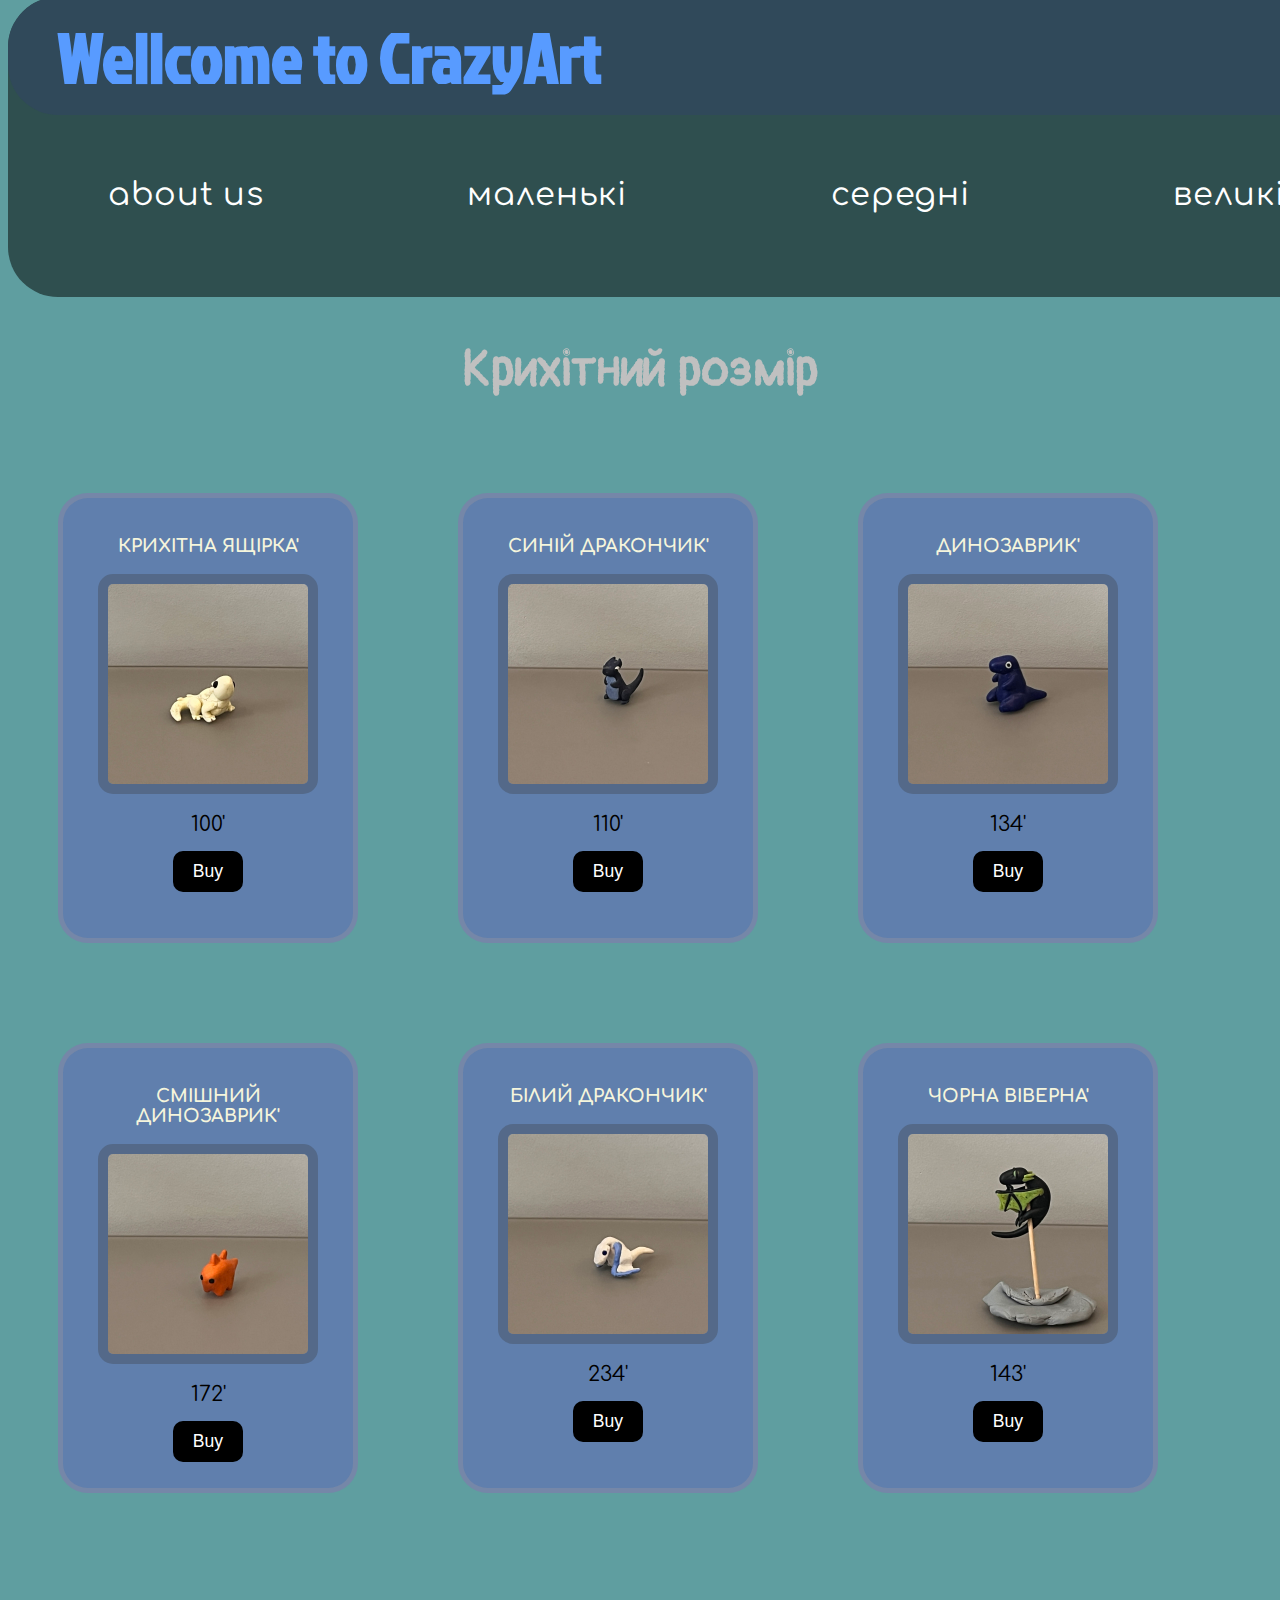
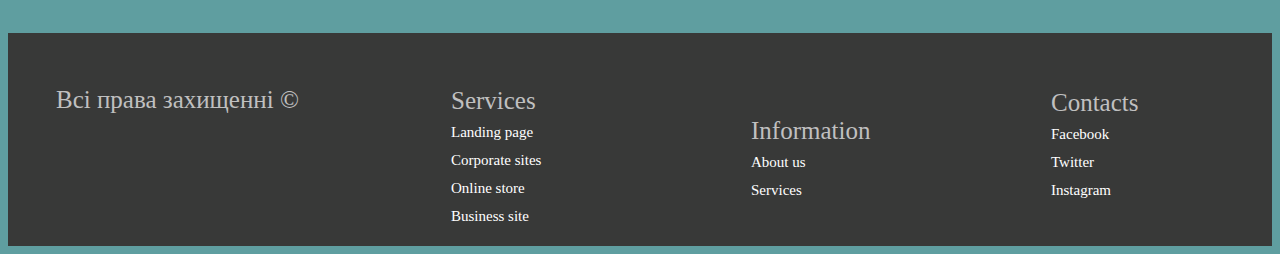
<file: index.html>
<!DOCTYPE html>
<html lang="en">
<head>
    <meta charset="UTF-8">
    <link rel="stylesheet" href="./css/style.css">
    <title>CrazyArt</title>
</head>
<body>
    <header>
        <div class="header-block">
            <h1>Wellcome to CrazyArt <img class="logo1" src="./images/Logo1.jpg" alt=""> <img class="logo2" src="./images/Logo.jfif" alt=""></h1>
            <nav class="navbar-menu">
                <a href="./portfolio.html">about us</a>
                <a href="./small.html">маленькі</a>
                <a href="./average.html">середні</a>
                <a href="./big.html">великі</a>
                <a href="./cart.html"><img class="cart-img" src="./images/Cart.png" alt=""></a>
              </nav>
        </div>
    </header>
    <main>
        <h2 class="name-size">Крихітний розмір</h2>
        <div class="mini-cart"></div>
        <div class="goods-out"></div>
    </main>
    <footer class="footer">
        <div class="container">
            <p class="copyright">Всі права захищенні &copy;</p>

            <ul class="contacts" type="none">
                <li class="contacts-li">Contacts
                    <li><a href="#">Facebook</a></li>
                    <li><a href="#">Twitter</a></li>
                    <li><a href="#">Instagram</a></li>
                </li>
            </ul>

            <ul class="information" type="none">
                <li class="information-li">Information
                    <li><a href="./portfolio.html">About us</a></li>
                    <li><a href="#">Services</a></li>
                </li>
            </ul>
            <ul class="services" type="none">
                <li class="services-li">Services
                    <li><a href="#">Landing page</a></li>
                    <li><a href="#">Corporate sites<a></li>
                    <li><a href="#">Online store</a></li>
                    <li><a href="#">Business site</a></li>
                </li>
            </ul>
        </div>
    </footer>
    <script src="/js/jquery-3.7.1.min.js"></script>
    <script src="/js/main.js"></script>
</body>
</html>
</file>
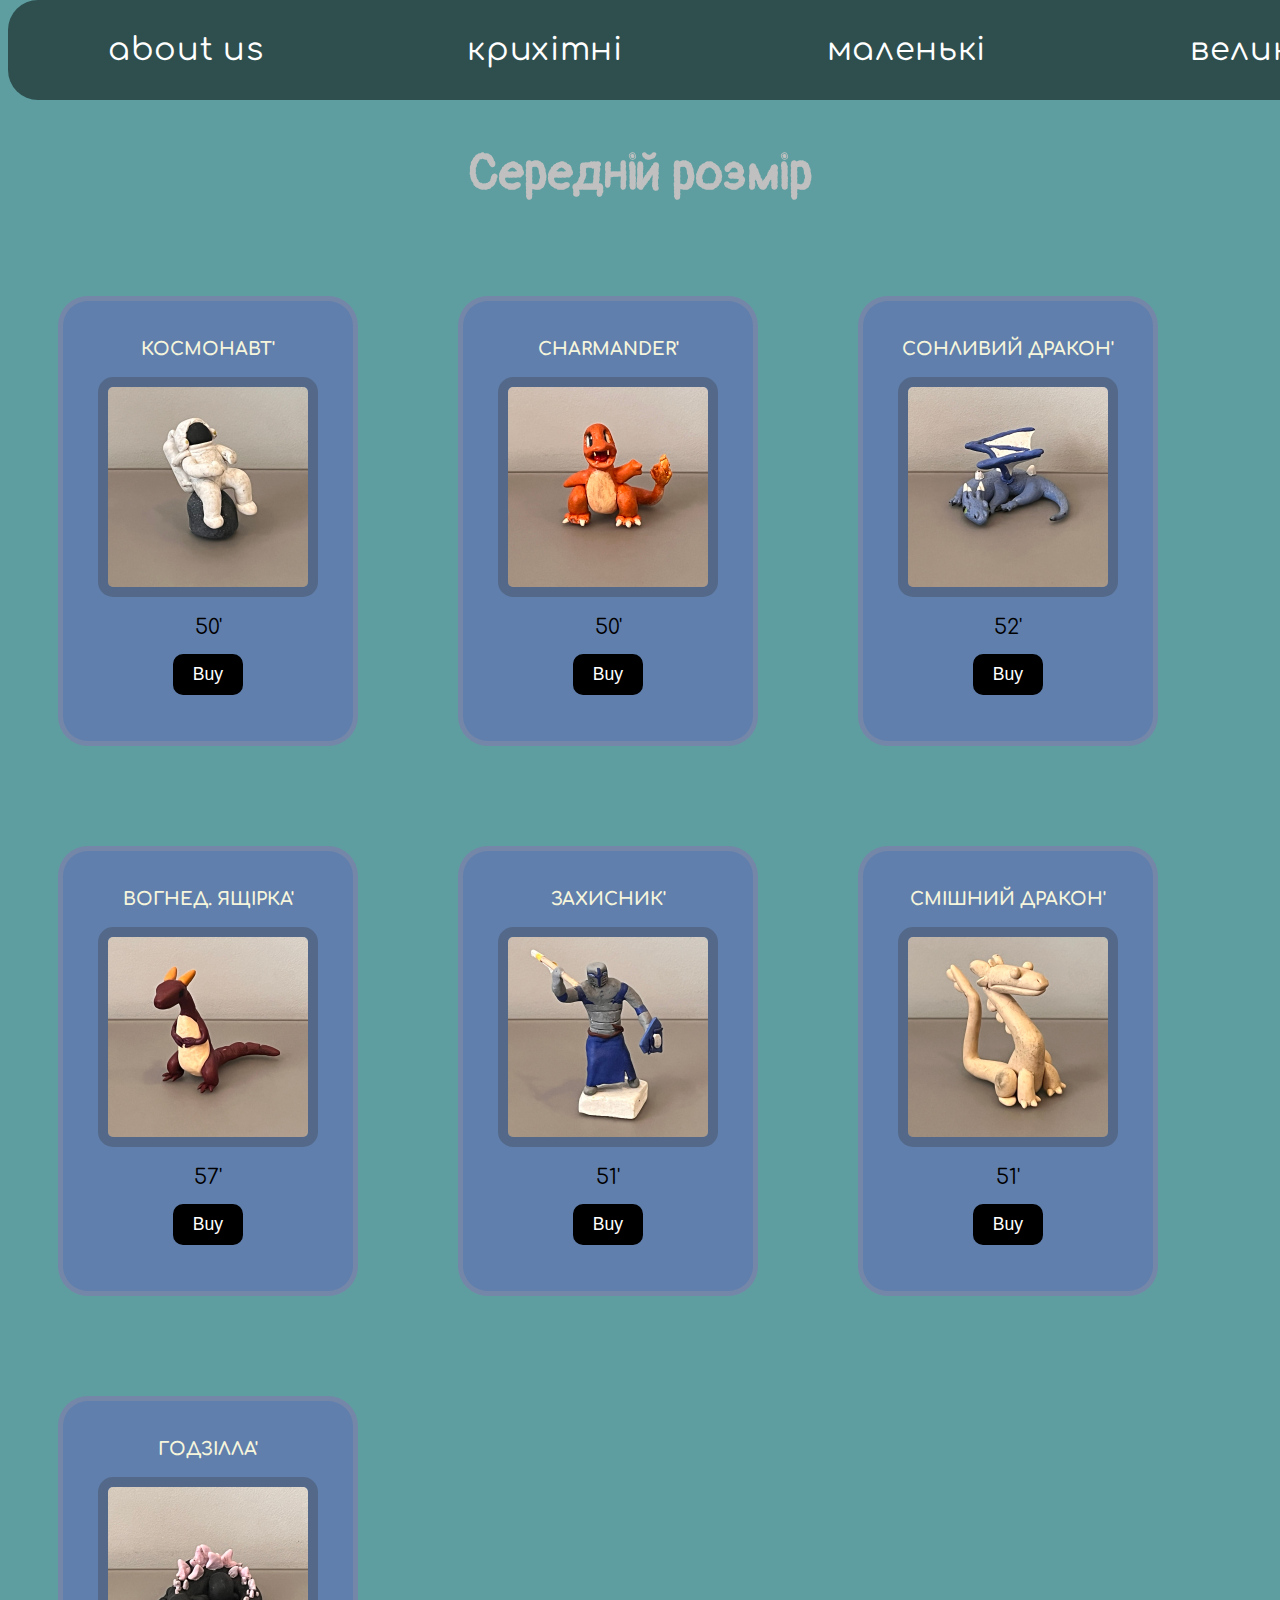
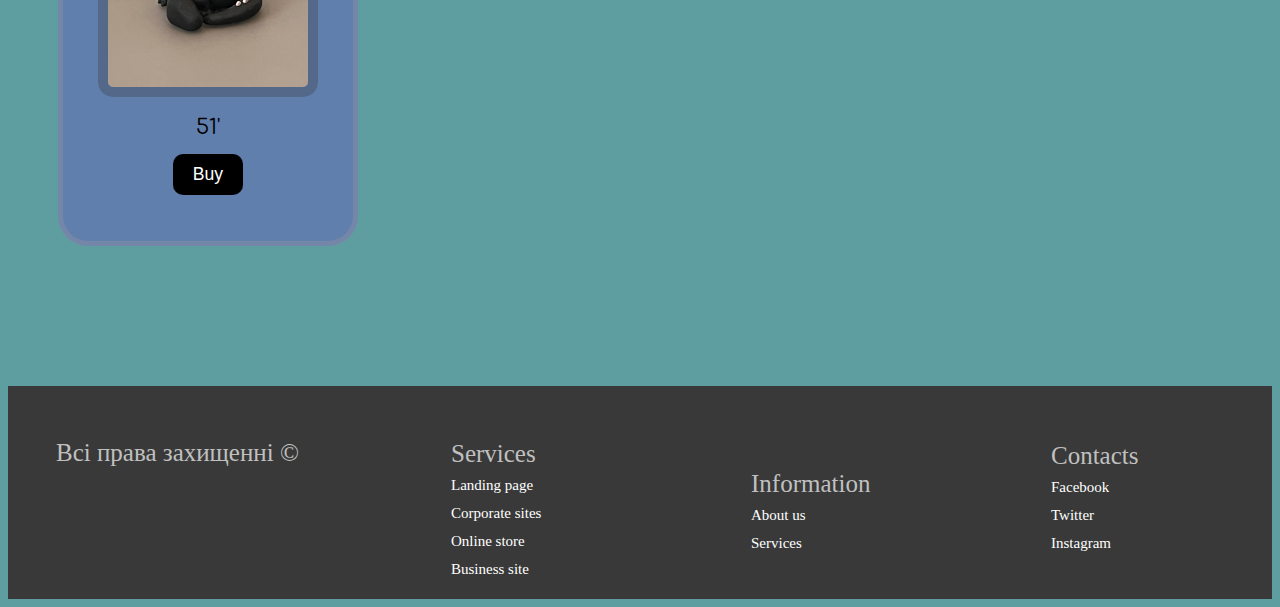
<file: average.html>
<!DOCTYPE html>
<html lang="en">
<head>
    <meta charset="UTF-8">
    <link rel="stylesheet" href="./css/size.css">
    <title>Document</title>
</head>
<body>
    <header>
        <div class="header-block">
            <nav class="navbar-menu">
                <a href="./portfolio.html">about us</a>
                <a href="./index.html">крихітні</a>
                <a href="./small.html">маленькі</a>
                <a href="./big.html">великі</a>
                <a href="./cart.html"><img class="cart-img" src="./images/Cart.png" alt=""></a>
              </nav>
        </div>
    </header>
    <main>
        <h2 class="name-size">Середній розмір</h2>
        <div class="mini-cart"></div>
        <div class="goods-out"></div>
    </main>
    <footer class="footer">
        <div class="container">
            <p class="copyright">Всі права захищенні &copy;</p>

            <ul class="contacts" type="none">
                <li class="contacts-li">Contacts
                    <li><a href="#">Facebook</a></li>
                    <li><a href="#">Twitter</a></li>
                    <li><a href="#">Instagram</a></li>
                </li>
            </ul>

            <ul class="information" type="none">
                <li class="information-li">Information
                    <li><a href="./portfolio.html">About us</a></li>
                    <li><a href="#">Services</a></li>
                </li>
            </ul>
            <ul class="services" type="none">
                <li class="services-li">Services
                    <li><a href="#">Landing page</a></li>
                    <li><a href="#">Corporate sites<a></li>
                    <li><a href="#">Online store</a></li>
                    <li><a href="#">Business site</a></li>
                </li>
            </ul>
        </div>
    </footer>
    <script src="/js/jquery-3.7.1.min.js"></script>
    <script src="./js/main-average.js"></script>
</body>
</html>
</file>
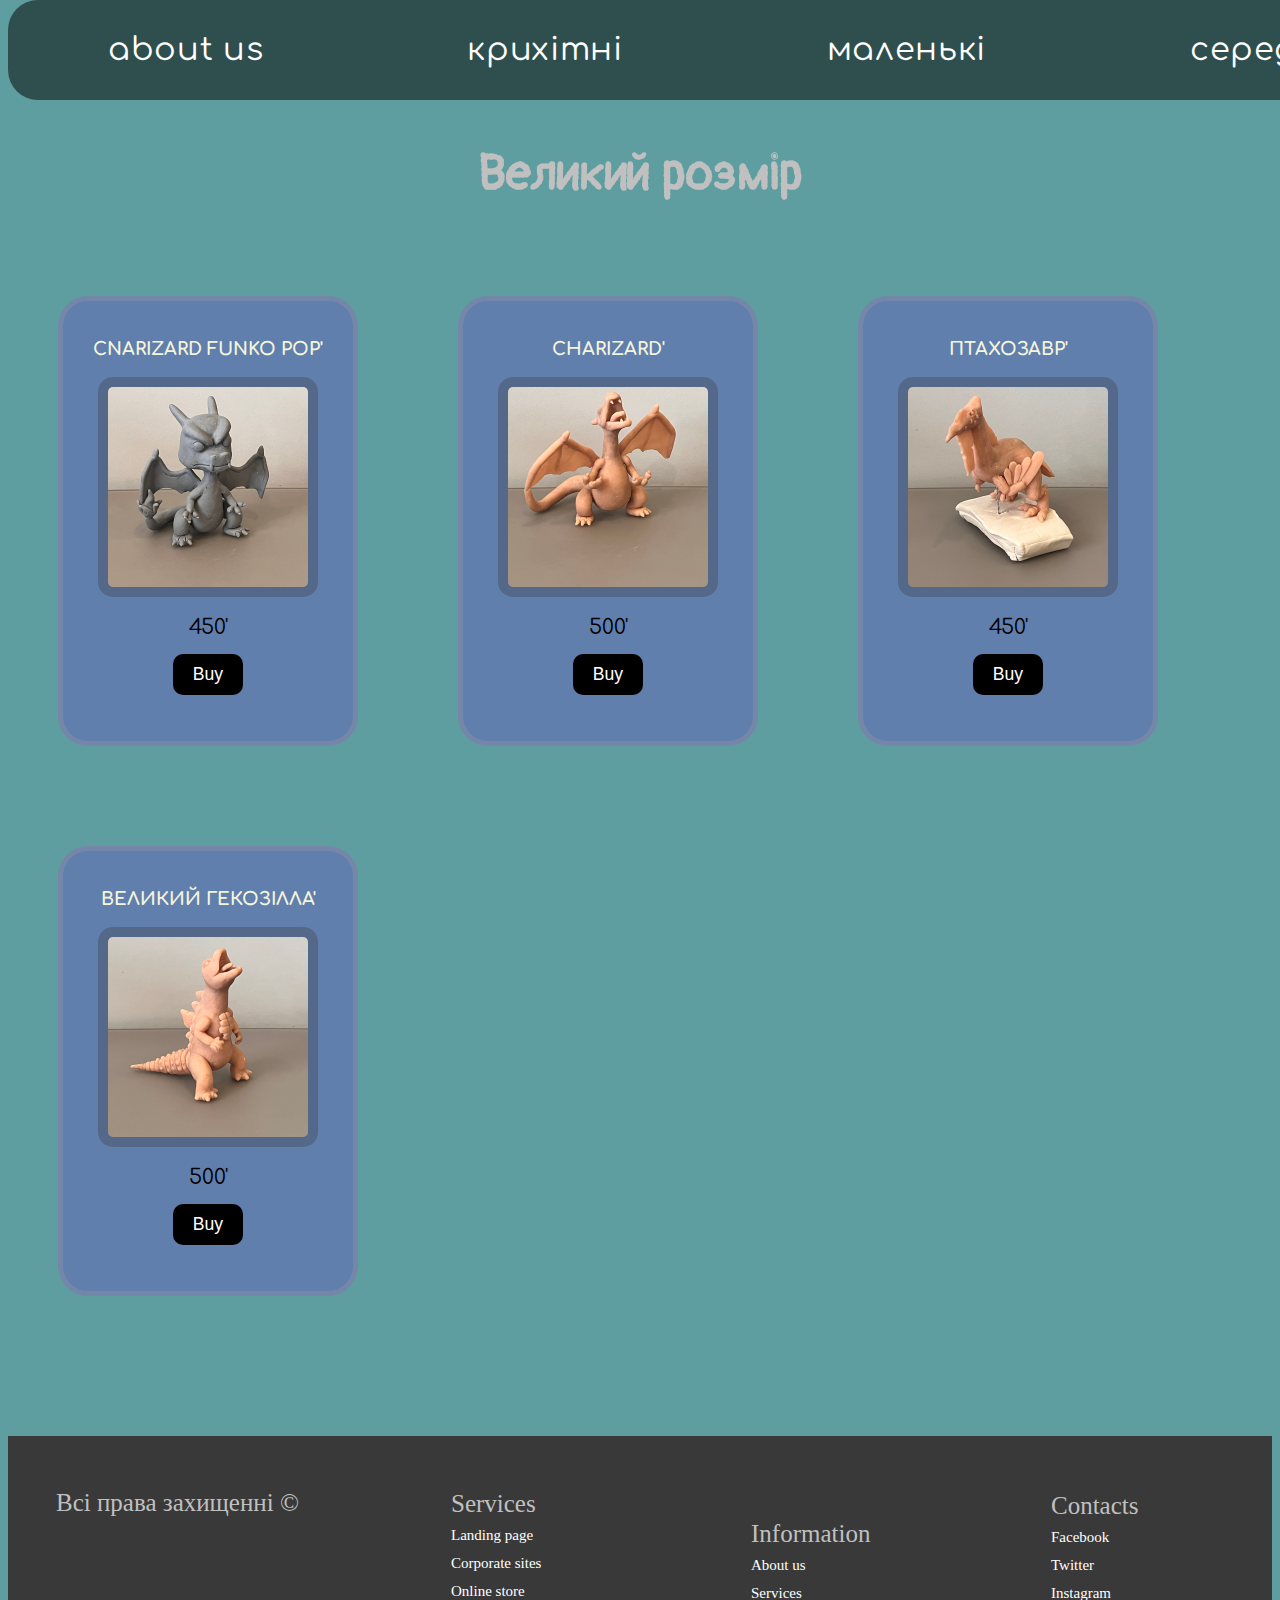
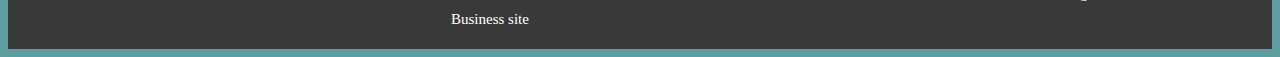
<file: big.html>
<!DOCTYPE html>
<html lang="en">
<head>
    <meta charset="UTF-8">
    <link rel="stylesheet" href="./css/size.css">
    <title>Document</title>
</head>
<body>
    <header>
        <div class="header-block">
            <nav class="navbar-menu">
                <a href="./portfolio.html">about us</a>
                <a href="./index.html">крихітні</a>
                <a href="./small.html">маленькі</a>
                <a href="./average.html">середні</a>
                <a href="./cart.html"><img class="cart-img" src="./images/Cart.png" alt=""></a>
              </nav>
        </div>
    </header>
    <main>
        <h2 class="name-size">Великий розмір</h2>
        <div class="mini-cart"></div>
        <div class="goods-out"></div>
    </main>
    <footer class="footer">
        <div class="container">
            <p class="copyright">Всі права захищенні &copy;</p>

            <ul class="contacts" type="none">
                <li class="contacts-li">Contacts
                    <li><a href="#">Facebook</a></li>
                    <li><a href="#">Twitter</a></li>
                    <li><a href="#">Instagram</a></li>
                </li>
            </ul>

            <ul class="information" type="none">
                <li class="information-li">Information
                    <li><a href="./portfolio.html">About us</a></li>
                    <li><a href="#">Services</a></li>
                </li>
            </ul>
            <ul class="services" type="none">
                <li class="services-li">Services
                    <li><a href="#">Landing page</a></li>
                    <li><a href="#">Corporate sites<a></li>
                    <li><a href="#">Online store</a></li>
                    <li><a href="#">Business site</a></li>
                </li>
            </ul>
        </div>
    </footer>
    <script src="/js/jquery-3.7.1.min.js"></script>
    <script src="./js/main-big.js"></script>
</body>
</html>
</file>
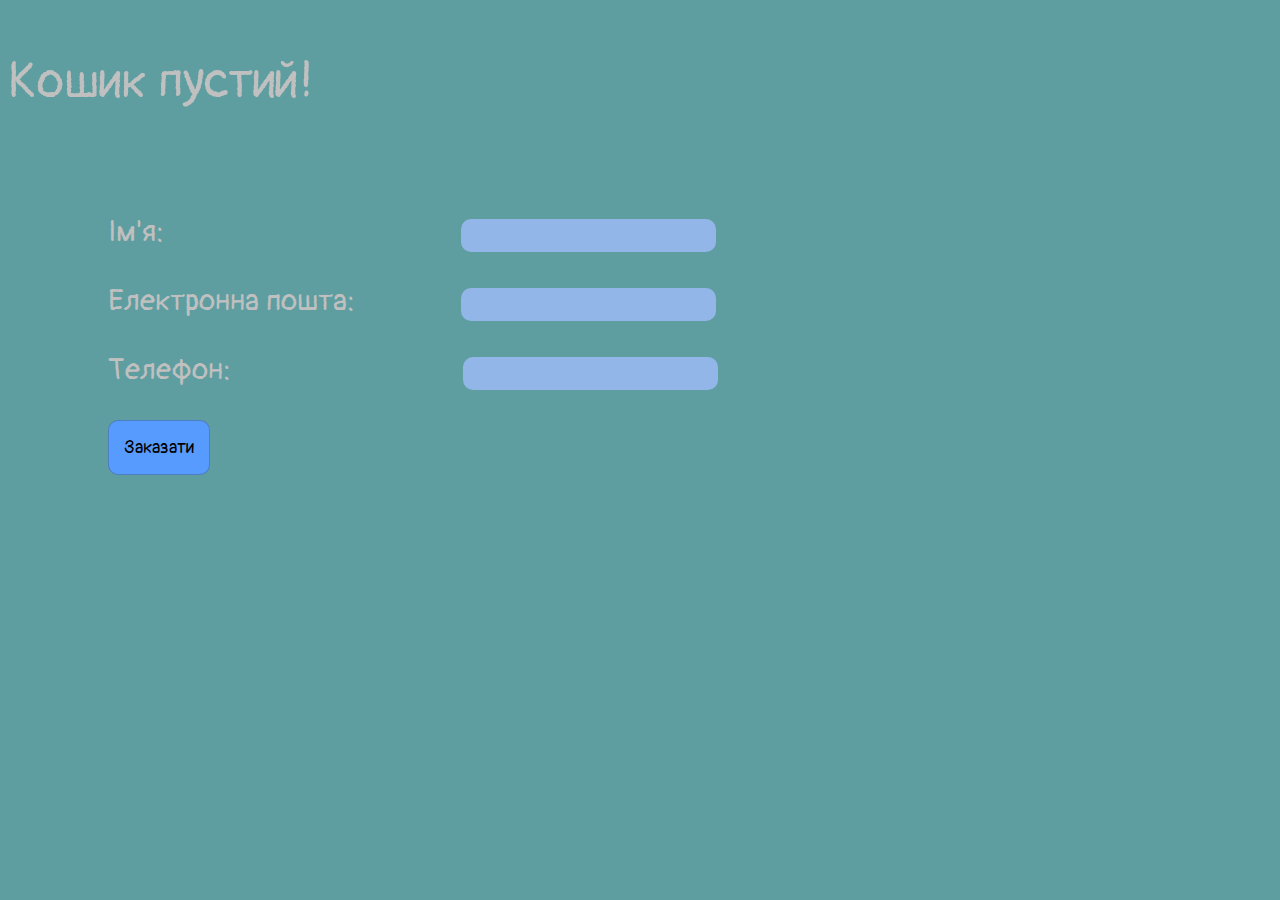
<file: cart.html>
<!DOCTYPE html>
<html lang="en">
<head>
    <meta charset="UTF-8">
    <link rel="stylesheet" href="./css/style.css">
    <title>Document</title>
</head>
<body>
    
    <header></header>
    <main>
        <div class="main-cart"></div>
        <div class="email-field">
            <p class="name">Ім'я: <input type="text" class="ename-input" id="ename"></p>
            <p class="email">Електронна пошта: <input type="text" class="email-input" id="email"></p>
            <p class="phone">Телефон: <input type="text" class="ephone-input" id="ephone"></p>
            <p><button class="send-email">Заказати</button></p>
        </div>
    </main>
    <footer></footer>
    <script src="./js/jquery-3.7.1.min.js"></script>
    <script src="./js/cart.js"></script>
</body>
</html>
</file>
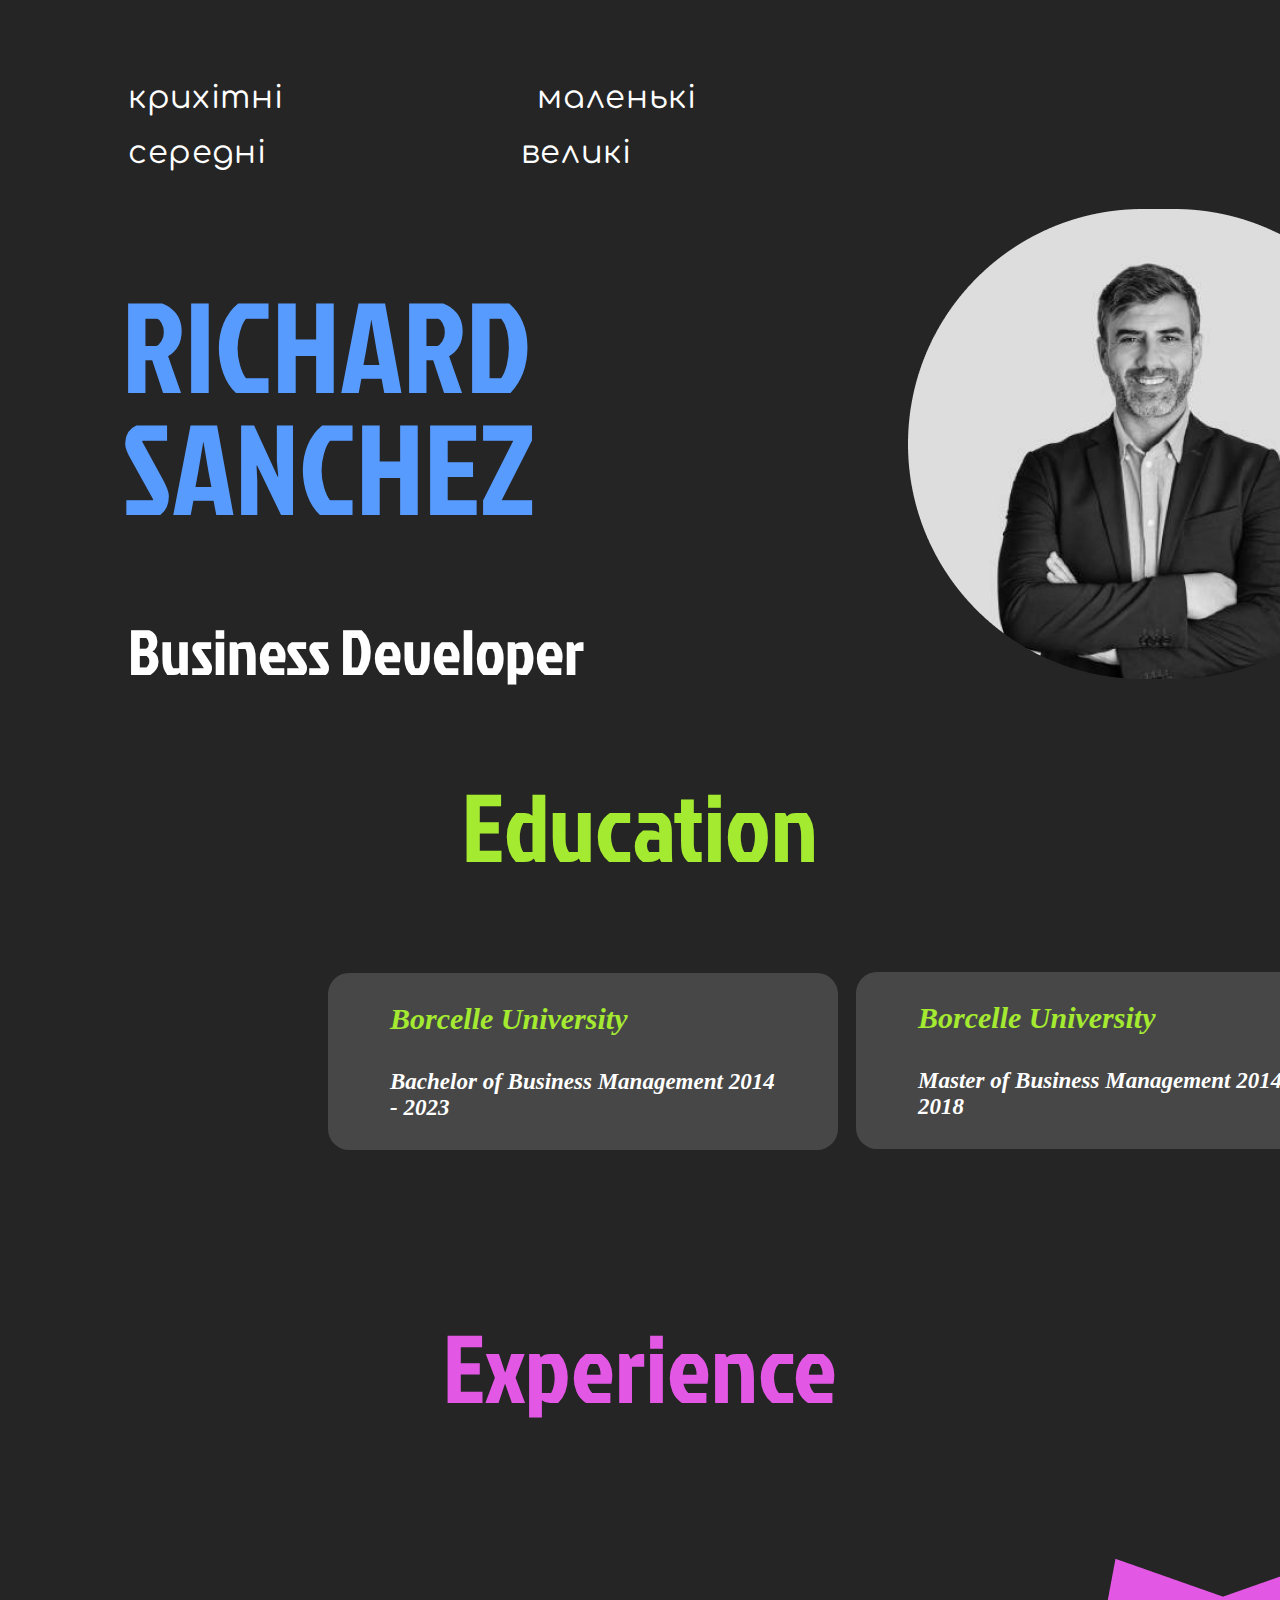
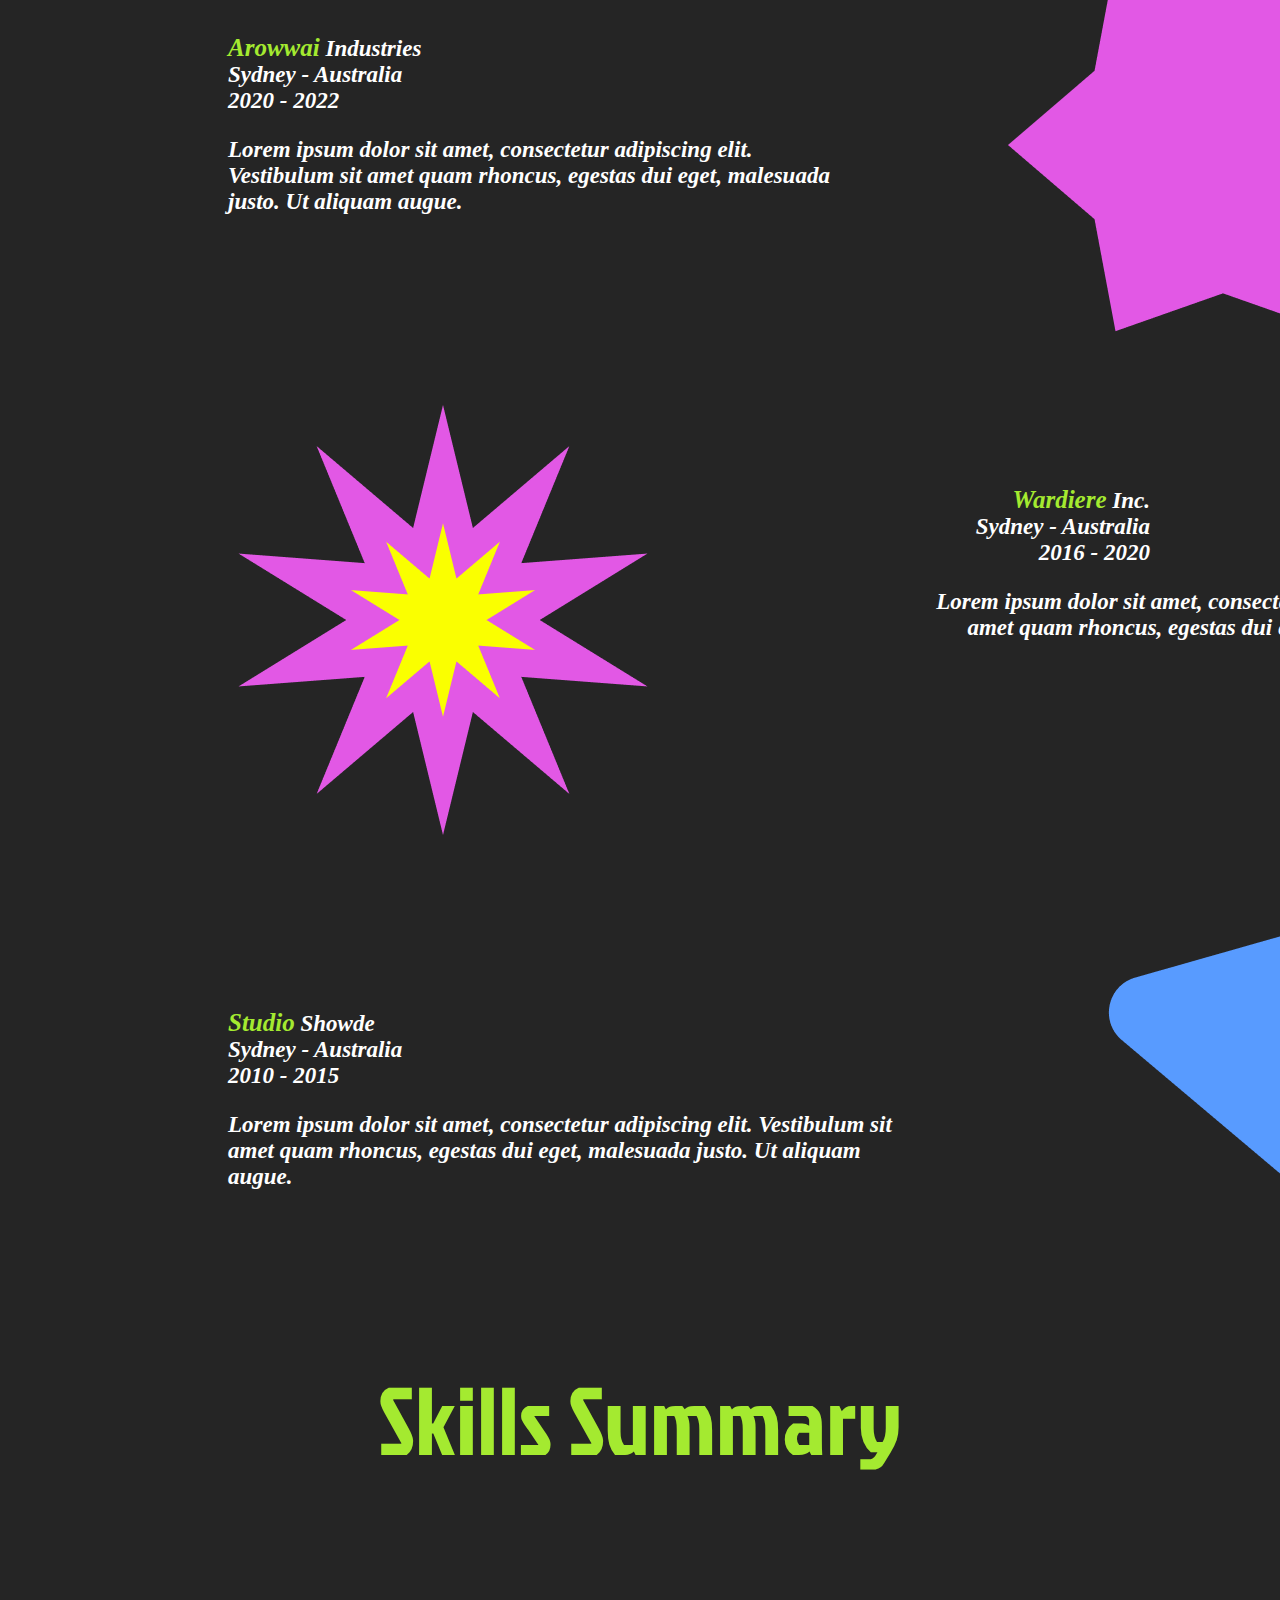
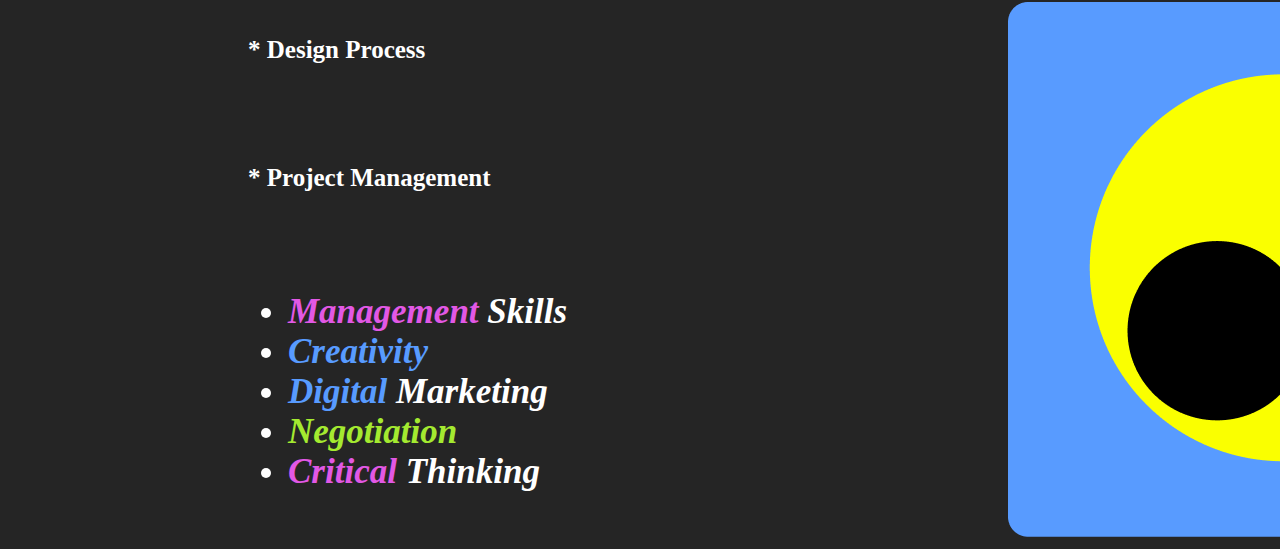
<file: portfolio.html>
<!DOCTYPE html>
<html lang="en">
<head>
    <meta charset="UTF-8">
    <meta name="viewport" content="width=device-width, initial-scale=1.0">
    <link rel="stylesheet" href="./css/portfolio.css">
    <title>Portfolio</title>
</head>
<body>
    <header>
        <nav class="navbar-menu">
            <a href="./index.html">крихітні</a>
            <a href="./small.html">маленькі</a>
            <a href="./average.html">середні</a>
            <a href="./big.html">великі</a>
          </nav>
    </header>
    <section class="name-section">
        <div class="container">
            <h1>Richard sanchez</h1>
            <p>Business Developer</p>
        </div>
        <div class="img-container">
            <img src="./images/photo1.png" alt="">
        </div>
    </section>
    <section class="education-section">
        <div class="container">
            <h2>Education</h2>
        </div>
        <div class="first-card-container">
            <h3>Borcelle University</h3>
            <p>Bachelor of Business Management 2014 - 2023</p>
        </div>
        <div class="second-card-container">
            <h3>Borcelle University</h3>
            <p>Master of Business Management 2014 - 2018</p>
        </div>
    </section>
    <section class="experience-section">
        <h2>Experience</h2>
        <div class="arowwai-container">
            <div class="text">
                <p><span style="color: #A4EA30; font-size: 25px; font-weight: 900;">Arowwai</span> Industries
                    <br>
                     Sydney - Australia
                    <br>
                     2020 - 2022</p>
                     <p class="Lorem">Lorem ipsum dolor sit amet, consectetur adipiscing elit. Vestibulum sit amet quam rhoncus, egestas dui eget, malesuada justo. Ut aliquam augue.</p>
            </div>
            <div class="img-arowwai-container">
                <img src="./images/Star 1.png" alt="">
            </div>
        </div>
        <div class="wardiere-container">
            <div class="text">
                <p><span style="color: #A4EA30; font-size: 25px;">Wardiere</span> Inc.
                    <br>
                 Sydney - Australia
                 <br>
                2016 - 2020</p>
                <p class="Lorem">Lorem ipsum dolor sit amet, consectetur adipiscing elit. Vestibulum sit amet quam rhoncus, egestas dui eget, malesuada justo. Ut aliquam augue.</p>
            </div>
            <div class="img-wardiere-container">
                <img src="./images/Star2.png" alt="">
            </div>
        </div>
        <div class="studio-container">
            <div class="text">
                <p><span style="color: #A4EA30; font-size: 25px;">Studio</span> Showde
                <br>
                Sydney - Australia
                <br>
                2010 - 2015</p>
                <p class="Lorem">Lorem ipsum dolor sit amet, consectetur adipiscing elit. Vestibulum sit amet quam rhoncus, egestas dui eget, malesuada justo. Ut aliquam augue.</p>
            </div>
            <div class="img-studio-container">
                <img src="./images/Polygon 1.png" alt="">
            </div>
        </div>
    </section>
    <section class="skills-section">
        <h2>Skills Summary</h2>
        <div class="skills-container">
            <p>* Design Process</p>
            <p>* Project Management</p>
        <ul class="color">
            <li><span style="color: #E258E5;">Management</span> Skills</li>
            <li><span style="color: #589BFF;">Creativity</span></li>
            <li><span style="color: #589BFF;">Digital</span> Marketing</li>
            <li><span style="color: #A4EA30;">Negotiation</span></li>
            <li><span style="color: #E258E5;">Critical</span> Thinking</li>
        </ul>
        </div>
        <div class="img-skills-container">
            <img src="./images/Group 18.png" alt="">
        </div>
    </section>
</body>
</html>
</file>
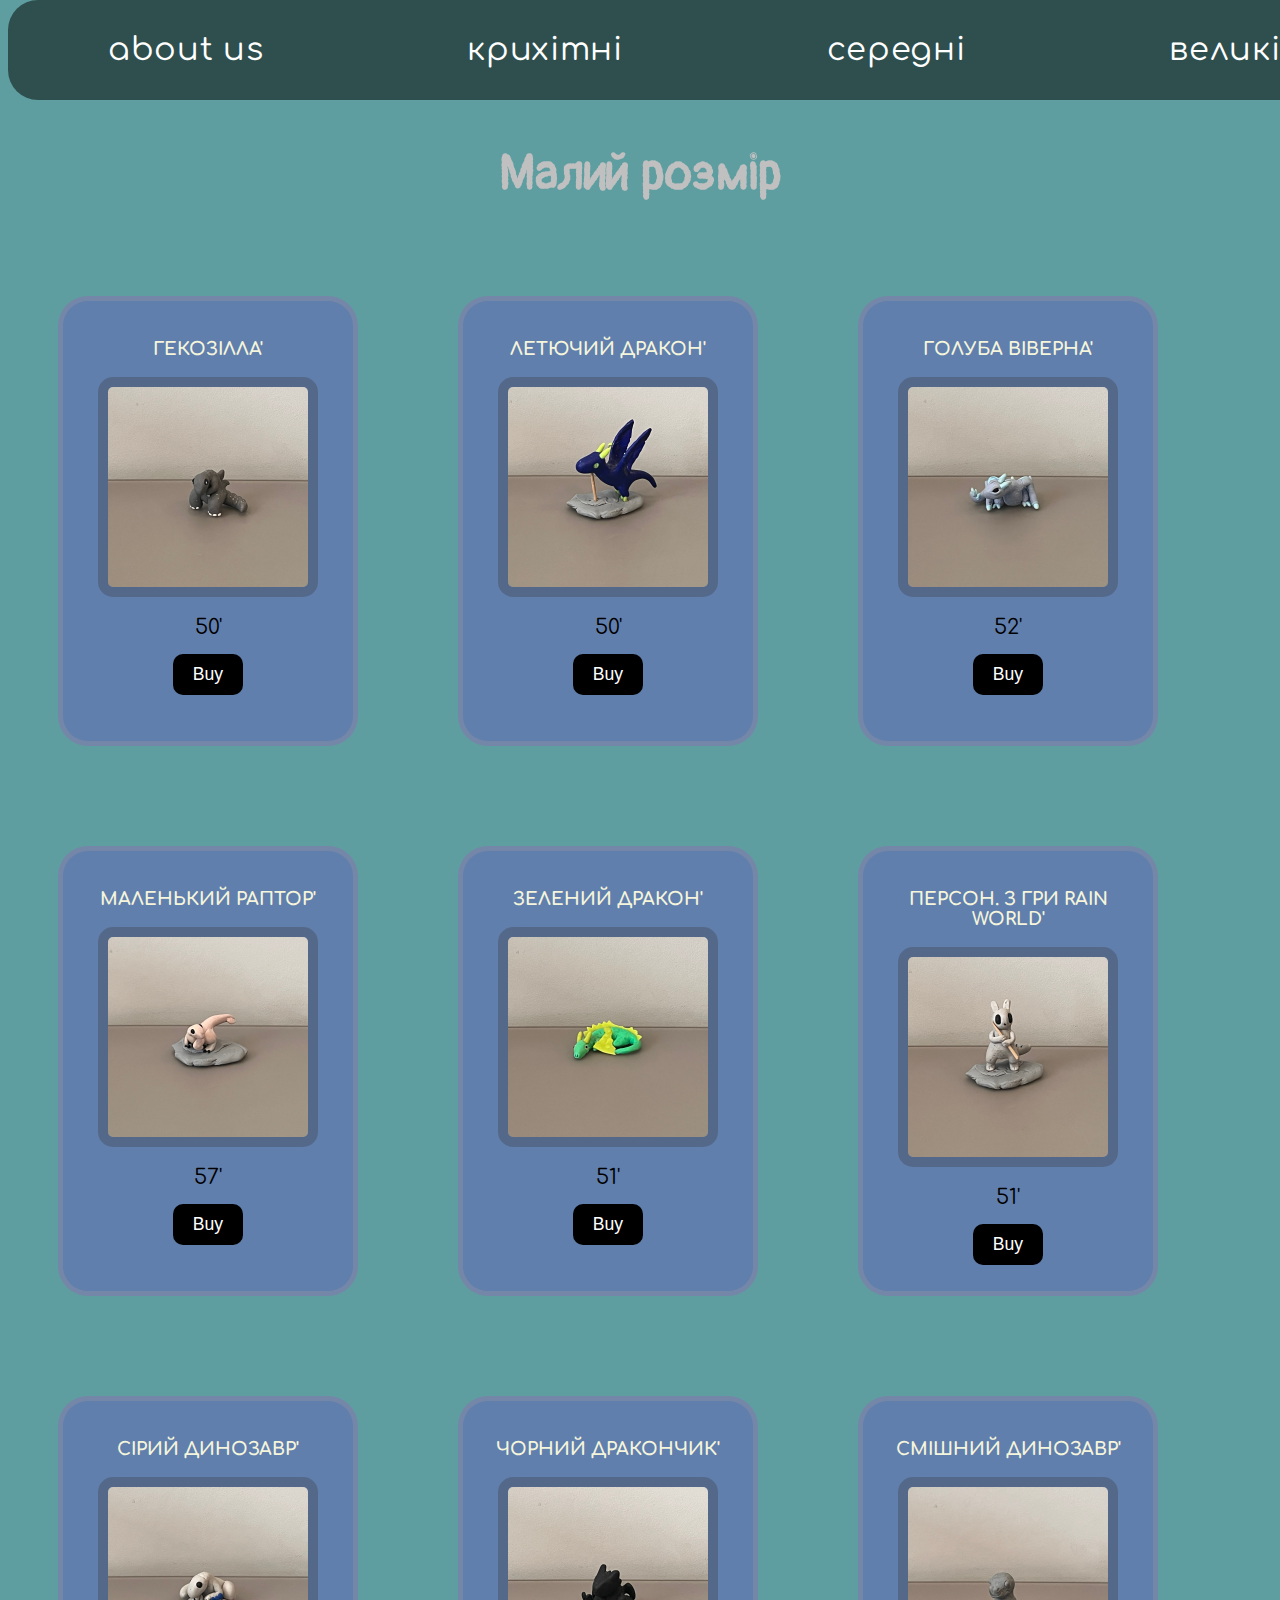
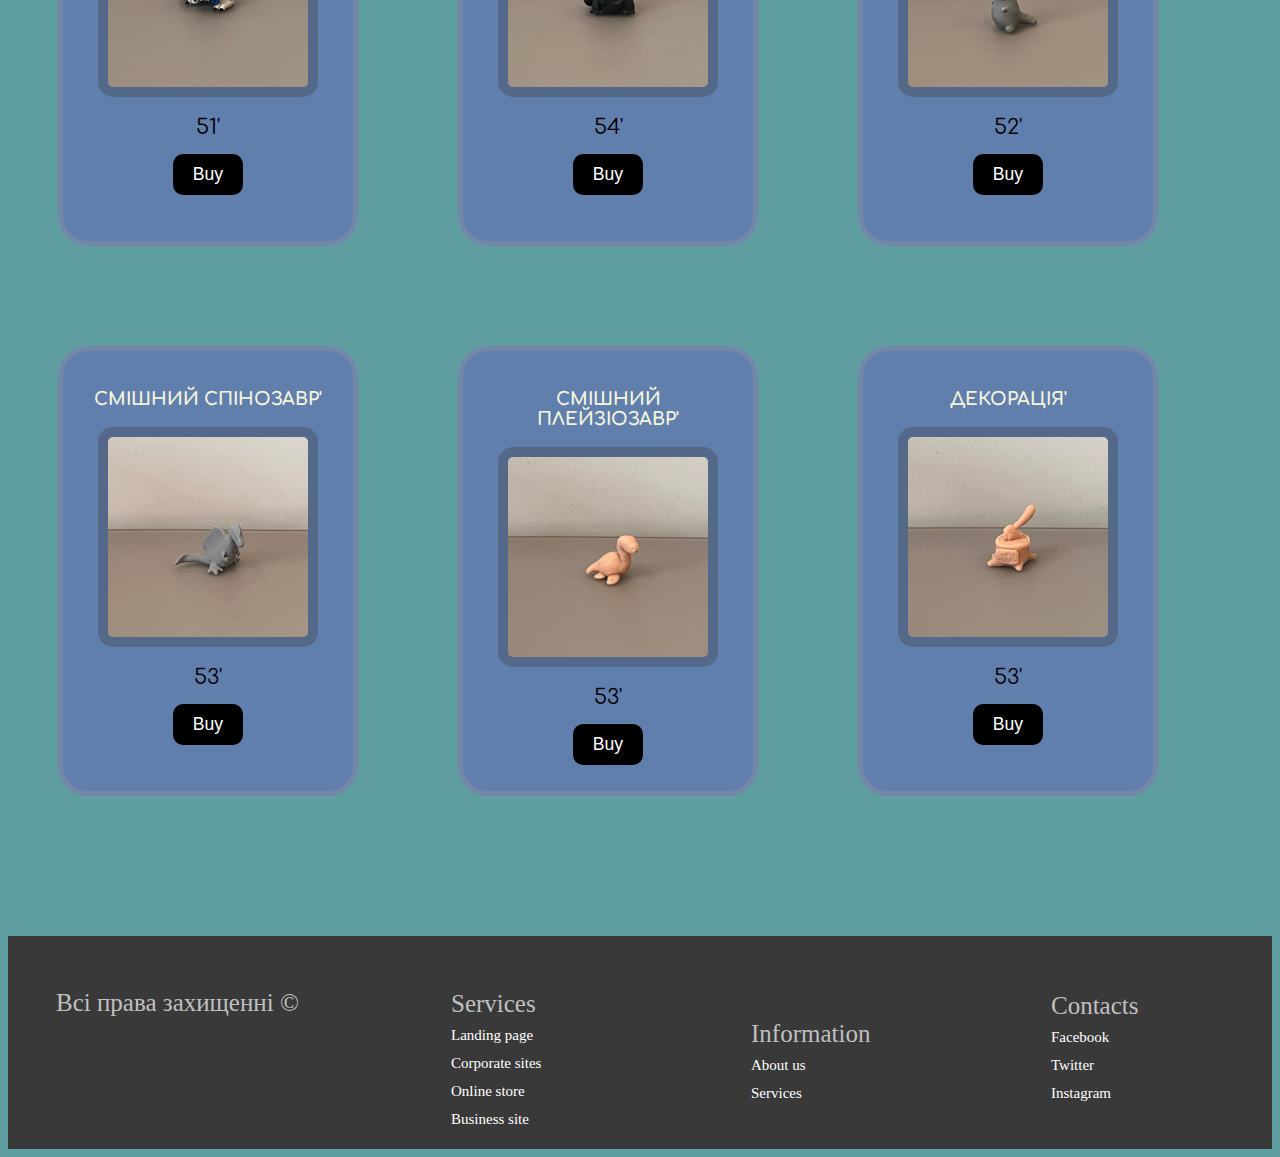
<file: small.html>
<!DOCTYPE html>
<html lang="en">
<head>
    <meta charset="UTF-8">
    <link rel="stylesheet" href="./css/size.css">
    <title>Document</title>
</head>
<body>
    <header>
        <div class="header-block">
            <nav class="navbar-menu">
                <a href="./portfolio.html">about us</a>
                <a href="./index.html">крихітні</a>
                <a href="./average.html">середні</a>
                <a href="./big.html">великі</a>
                <a href="./cart.html"><img class="cart-img" src="./images/Cart.png" alt=""></a>
              </nav>
        </div>
    </header>
    <main>
        <h2 class="name-size">Малий розмір</h2>
        <div class="mini-cart"></div>
        <div class="goods-out"></div>
    </main>
    <footer class="footer">
        <div class="container">
            <p class="copyright">Всі права захищенні &copy;</p>

            <ul class="contacts" type="none">
                <li class="contacts-li">Contacts
                    <li><a href="#">Facebook</a></li>
                    <li><a href="#">Twitter</a></li>
                    <li><a href="#">Instagram</a></li>
                </li>
            </ul>

            <ul class="information" type="none">
                <li class="information-li">Information
                    <li><a href="./portfolio.html">About us</a></li>
                    <li><a href="#">Services</a></li>
                </li>
            </ul>
            <ul class="services" type="none">
                <li class="services-li">Services
                    <li><a href="#">Landing page</a></li>
                    <li><a href="#">Corporate sites<a></li>
                    <li><a href="#">Online store</a></li>
                    <li><a href="#">Business site</a></li>
                </li>
            </ul>
        </div>
    </footer>
    <script src="./js/jquery-3.7.1.min.js"></script>
    <script src="./js/main-small.js"></script>
</body>
</html>
</file>
<file: css/style.css>
@import url('https://fonts.googleapis.com/css2?family=Jockey+One&display=swap');
@import url('https://fonts.googleapis.com/css2?family=Comfortaa:wght@300..700&display=swap');
@import url('https://fonts.googleapis.com/css2?family=Comfortaa:wght@300..700&family=Pangolin&display=swap');
body {
    background-color: cadetblue;
}

.header-block {
    background-color: darkslategrey;
    width: 1610px;
    height: 300px;
    border-radius: 50px;
    margin-top: -50px;
}

.header-block h1 {
    font-family: Jockey One;
    font-size: 70px;
    padding: 10px 50px;
    border-radius: 50px;
    color: #589BFF;
    background-color: rgb(48, 73, 90);
}

.header-block h1 .logo1 {
    width: 60px;
    height: 60px;
    border-radius: 100px;
    margin-left: 750px;
}

.header-block h1 .logo2 {
    width: 60px;
    height: 60px;
    border-radius: 100px;
    margin-left: 25px;
}

.navbar-menu {
    margin-left: 100px;
    margin-top: 50px;
}

.navbar-menu > a {
    font-family: Comfortaa;
    display: inline-block;
    color: #FFF;;
    font-size: 32px;
    font-style: normal;
    font-weight: 400;
    line-height: 110%;
    letter-spacing: 0.663px;
    text-decoration: none;
    transition: 0.5s;
}
.navbar-menu > a:not(:last-child) {
    margin-right: 200px;
} 
.navbar-menu > a:hover {
    color: #383938;
}

.name-size {
    font-size: 50px;
    font-family: Pangolin;
    color: #c0c0c0;
    text-align: center;
}

.cart-img {
    width: 40px;
    height: 40px;
}

.cart {
    width: 250px;
    height: 400px;
    border: 5px solid rgba(170, 156, 156, 0.281);
    margin: 50px;
    float: left;
    text-align: center;
    padding: 20px;
    background-color: rgb(96, 127, 173);
    border-radius: 30px;
}

.cart .name {
    font-weight: bold;
    text-transform: uppercase;
    font-size: 18px;
    color: beige;
    font-family: Comfortaa;
}

.cart .cost {
    font-size: 1.3rem;
    margin: 15px;
    font-family: Comfortaa;
}

.cart img {
    border: 10px solid #3839384d;
    border-radius: 15px;
    width: 200px;
    height: 200px;
}

.cart .add-to-cart {
    font-size: 1.1rem;
    background: black;
    color: white;
    padding: 10px 20px;
    border: none;
    cursor: pointer;
    border-radius: 10px;
}

.cart .add-to-cart:hover {
    background: #c0c0c0;
}

.cart .add-to-cart:active {
    background: red;
}

.goods-out::after {
    content: "";
    display: block;
    clear: both;
}

.main-cart img {
    width: 120px;
    margin-right: 50px;
    border-radius: 10px;
    border: 4px solid #7c7878;
}

.main-cart {
    font-size: 50px;
    font-family: Pangolin;
    color: #c0c0c0;
    margin-top: 50px;
}

.main-cost {
    display: inline-block;
    margin-left: 200px;
    color: #c0c0c0;
    font-size: 40px;
    font-family: Pangolin;
}

.main-cost-much {
    display: inline-block;
    color: #c0c0c0;
    font-size: 40px;
    font-family: Pangolin;
}

.name-cart {
    display: inline-block;
    font-size: 40px;
    margin-left: 170px;
    color: #c0c0c0;
    font-family: Pangolin;
}

.plus-goods {
    background-color: #589BFF;
    border: 1px solid #3839384d ;
    padding: 8px 11px;
    border-radius: 10px;
    font-family: Pangolin;
}

.minus-goods {
    margin-left: 200px;
    background-color: #589BFF;
    border: 1px solid #3839384d ;
    padding: 8px 13px;
    border-radius: 10px;
    font-family: Pangolin;
}

.del-goods {
    background-color: #589BFF;
    border: 1px solid #3839384d ;
    padding: 8px 12px;
    border-radius: 10px;
    margin-left: 200px;
    font-family: Pangolin;
}

.footer {
    margin-top: 90px;
    padding: 3px;
    background-color: #383938;
}
.contacts li a {
    text-decoration: none;
    color: rgb(255, 255, 255);
    font-size: 15px;
}
.contacts li {
    font-size: 25px;
}

.contacts-li {
    color: #c0c0c0;
}

.information-li {
    color: #c0c0c0;
}

.services-li {
    color: #c0c0c0;
}

.contacts li a:hover {
    transition: 0.5s;
    color: cadetblue;
}
.copyright {
    font-size: 25px;
    margin-left: 45px;
    color: #c0c0c0;
    margin-top: 50px;
}
.contacts {
    margin-left: 1000px;
    margin-top: -50px;
}
.information li a {
    text-decoration: none;
    color: rgb(255, 255, 255);
    font-size: 15px;
}
.information li {
    font-size: 25px;
}
.information {
    margin-left: 700px;
    margin-top: -100px;
}
.information li a:hover {
    transition: 0.5s;
    color: cadetblue;
}
.services li a {
    text-decoration: none;
    color: rgb(255, 255, 255);
    font-size: 15px;
}
.services li {
    font-size: 25px;
}
.services {
    margin-left: 400px;
    margin-top: -130px;
}
.services li a:hover {
    transition: 0.5s;
    color: cadetblue;
}

.ename-input {
    margin-left: 290px;
    padding: 5px 10px;
    background-color: #93b6e9;
    border-radius: 10px;
    border: none;
    font-size: 18px;
    font-family: Pangolin;
}

.email-input {
    margin-left: 99px;
    padding: 5px 10px;
    background-color: #93b6e9;
    border-radius: 10px;
    border: none;
    font-size: 18px;
    font-family: Pangolin;
}

.ephone-input {
    margin-left: 225px;
    padding: 5px 10px;
    background-color: #93b6e9;
    border-radius: 10px;
    border: none;
    font-size: 18px;
    font-family: Pangolin;
}

.email-field {
    margin-top: 100px;
    margin-left: 100px
}

.name {
    color: #c0c0c0;
    font-family: Pangolin;
    font-size: 30px;
}

.email {
    color: #c0c0c0;
    font-family: Pangolin;
    font-size: 30px;
}

.phone {
    color: #c0c0c0;
    font-family: Pangolin;
    font-size: 30px;
}

.send-email {
    background-color: #589BFF;
    border: 1px solid #3839384d ;
    border-radius: 10px;
    padding: 15px;
    font-family: Pangolin;
    font-size: 18px;
}
</file>
<file: css/size.css>
@import url('https://fonts.googleapis.com/css2?family=Jockey+One&display=swap');
@import url('https://fonts.googleapis.com/css2?family=Comfortaa:wght@300..700&display=swap');
@import url('https://fonts.googleapis.com/css2?family=Comfortaa:wght@300..700&family=Pangolin&display=swap');
body {
    background-color: cadetblue;
}

.header-block {
    background-color: darkslategrey;
    width: 1610px;
    height: 100px;
    border-radius: 30px;
    margin-top: -50px;
}

.navbar-menu {
    margin-left: 100px;
    margin-top: 50px;
}

.navbar-menu > a {
    font-family: Comfortaa;
    display: inline-block;
    color: #FFF;;
    font-size: 32px;
    font-style: normal;
    font-weight: 400;
    line-height: 110%;
    letter-spacing: 0.663px;
    text-decoration: none;
    transition: 0.5s;
    margin-top: 20px;
}

.navbar-menu > a:not(:last-child) {
    margin-right: 200px;
}

.navbar-menu > a:hover {
    color: #383938;
}

.name-size {
    font-size: 50px;
    font-family: Pangolin;
    color: #c0c0c0;
    text-align: center;
}

.cart-img {
    width: 40px;
    height: 40px;
}

.cart {
    width: 250px;
    height: 400px;
    border: 5px solid rgba(170, 156, 156, 0.281);
    margin: 50px;
    float: left;
    text-align: center;
    padding: 20px;
    background-color: rgb(96, 127, 173);
    border-radius: 30px;
}

.cart .name {
    font-weight: bold;
    text-transform: uppercase;
    font-size: 18px;
    color: beige;
    font-family: Comfortaa;
}

.cart .cost {
    font-size: 1.3rem;
    margin: 15px;
    font-family: Comfortaa;
}

.cart img {
    border: 10px solid #3839384d;
    border-radius: 15px;
    width: 200px;
    height: 200px;
}

.cart .add-to-cart {
    font-size: 1.1rem;
    background: black;
    color: white;
    padding: 10px 20px;
    border: none;
    cursor: pointer;
    border-radius: 10px;
}

.cart .add-to-cart:hover {
    background: #c0c0c0;
}

.cart .add-to-cart:active {
    background: red;
}

.goods-out::after {
    content: "";
    display: block;
    clear: both;
}

.main-cart img {
    width: 100px;
}

.footer {
    margin-top: 90px;
    padding: 3px;
    background-color: #383938;
}
.contacts li a {
    text-decoration: none;
    color: rgb(255, 255, 255);
    font-size: 15px;
}
.contacts li {
    font-size: 25px;
}

.contacts-li {
    color: #c0c0c0;
}

.information-li {
    color: #c0c0c0;
}

.services-li {
    color: #c0c0c0;
}

.contacts li a:hover {
    transition: 0.5s;
    color: cadetblue;
}
.copyright {
    font-size: 25px;
    margin-left: 45px;
    color: #c0c0c0;
    margin-top: 50px;
}
.contacts {
    margin-left: 1000px;
    margin-top: -50px;
}
.information li a {
    text-decoration: none;
    color: rgb(255, 255, 255);
    font-size: 15px;
}
.information li {
    font-size: 25px;
}
.information {
    margin-left: 700px;
    margin-top: -100px;
}
.information li a:hover {
    transition: 0.5s;
    color: cadetblue;
}
.services li a {
    text-decoration: none;
    color: rgb(255, 255, 255);
    font-size: 15px;
}
.services li {
    font-size: 25px;
}
.services {
    margin-left: 400px;
    margin-top: -130px;
}
.services li a:hover {
    transition: 0.5s;
    color: cadetblue;
}
</file>
<file: css/portfolio.css>
@import url('https://fonts.googleapis.com/css2?family=Jockey+One&display=swap');
@import url('https://fonts.googleapis.com/css2?family=Comfortaa:wght@300..700&family=Pangolin&display=swap');
body {
    background: #252525;
}
header {
    margin: 60px;
    margin-left: 120px;
    display: flex;
    justify-content:end;
    align-items: center;
}
  

.navbar-menu > a {
    font-family: Comfortaa;
    display: inline-block;
    color: #FFF;;
    font-size: 32px;
    font-style: normal;
    font-weight: 400;
    line-height: 110%;
    letter-spacing: 0.663px;
    text-decoration: none;
    transition: 0.5s;
    margin-top: 20px;
    margin-right: 100px;
}

.navbar-menu > a:not(:last-child) {
    margin-right: 250px;
}

.navbar-menu > a:hover {
    color: #383938;
}

.name-section > .container > h1 {
    margin-bottom: 308px;
    margin: 114px;
    width: 573px;
    color: #589BFF;
    font-family: Jockey One;
    font-size: 128px;
    font-style: normal;
    font-weight: 400;
    line-height: 95.313%;
    text-transform: uppercase;
}

.name-section > .container > p {
    margin-top: -36px;
    margin-left: 120px;
    width: 537px;
    height: 89px;
    flex-shrink: 0;
    color: #FFF;
    font-family: Jockey One;
    font-size: 64px;
    font-style: normal;
    font-weight: 400;
    line-height: normal;
}

.name-section > .img-container {
    width: 501px;
    height: 470px;
    flex-shrink: 0;
    margin-left: 900px;
    margin-top: -550px;
}
.education-section > .container > h2 {
   color: #A4EA30;
   font-family: Jockey One;
   font-size: 96px;
   font-style: normal;
   font-weight: 400;
   line-height: normal;
   text-align: center;
}
.first-card-container > h3 {
    margin: 62px;
    padding-top: 29px;
   color: #A4EA30;
   font-family: Inter;
   font-size: 30px;
   font-style: italic;
   font-weight: 600;
   line-height: normal;
}
.first-card-container {
    margin-left: 320px;
    border-radius: 21px;
    background: #474747;
    width: 510px;
    height: 177px;
    flex-shrink: 0;
}
.first-card-container > p {
    color: #FFF;
    font-family: Inter;
    font-size: 23px;
    font-style: italic;
    font-weight: 600;
    line-height: normal;
    margin: 62px;
    margin-top: -29px;
}
.second-card-container > h3 {
    margin: 62px;
    padding-top: 29px;
    color: #A4EA30;
    font-family: Inter;
    font-size: 30px;
    font-style: italic;
    font-weight: 600;
    line-height: normal;
}
.second-card-container {
    margin-top: -240px;
    margin-left: 848px;
    border-radius: 21px;
    background: #474747;
    width: 510px;
    height: 177px;
    flex-shrink: 0;
}
.second-card-container > p {
    color: #FFF;
    font-family: Inter;
    font-size: 23px;
    font-style: italic;
    font-weight: 600;
    line-height: normal;
    margin: 62px;
    margin-top: -29px;
}
.experience-section > h2 {
    margin-top: 150px;
    color: #E258E5;
    text-align: center;
    font-family: Jockey One;
    font-size: 96px;
    font-style: normal;
    font-weight: 400;
    line-height: normal;
}
.arowwai-container > .text > p {
    color: #FFF;
    font-family: Inter;
    font-size: 23px;
    font-style: italic;
    font-weight: 600;
    line-height: normal;
}
.Lorem {
    width: 614px;
    height: 101px;
    color: #FFF;
    font-family: Inter;
    font-size: 23px;
    font-style: italic;
    font-weight: 600;
    line-height: normal;
}
.arowwai-container > .text {
    margin: 220px;
    margin-top: 200px;
}
.img-arowwai-container {
    margin-left: 1000px;
    margin-top: -500px;
}
.wardiere-container > .text > p {
    color: #FFF;
    margin-right: 122px;
    text-align: right;
   font-family: Inter;
   font-size: 23px;
   font-style: italic;
   font-weight: 600;
   line-height: normal;
}
.wardiere-container > .text {
    margin-top: 150px;
}
.wardiere-container > .text >.Lorem {
    width: 665px;
    margin-left: 927px;
    text-align: right;
    height: 153px;
    color: #FFF;
text-align: right;
font-family: Inter;
font-size: 23px;
font-style: italic;
font-weight: 600;
line-height: normal;
}
.img-wardiere-container {
    margin-left: 220px;
    margin-top: -360px;
}
.studio-container > .text > p {
    width: 205px;
    color: #FFF;
font-family: Inter;
font-size: 23px;
font-style: italic;
font-weight: 600;
line-height: normal;
}
.studio-container > .text > .Lorem {
    width: 679px;
    height: 111px;
    color: #FFF;
font-family: Inter;
font-size: 23px;
font-style: italic;
font-weight: 600;
line-height: normal;
}
.studio-container > .text {
    margin: 220px;
    margin-top: 170px;
}
.img-studio-container {
    margin-left: 1100px; 
    margin-top: -550px;
}
.skills-section > h2 {
    text-align: center;
    color: #A4EA30;
    font-family: Jockey One;
    font-size: 96px;
    font-style: normal;
    font-weight: 400;
    line-height: normal;
}
.skills-section > .skills-container > p {
    color: #FFF;
    font-family: Inter;
    font-size: 25px;
    font-style: normal;
    font-weight: 600;
    line-height: normal;
}
.color {
    color: #FFF;
font-family: Inter;
font-size: 35px;
font-style: italic;
font-weight: 600;
line-height: normal;
margin-top: 100px;
}
.skills-container {
    margin-left: 240px;
    margin-top: 150px;
}
.skills-container > p {
    margin-top: 100px;
}
.img-skills-container {
    margin-left: 1000px;
    margin-top: -525px;
}
</file>
